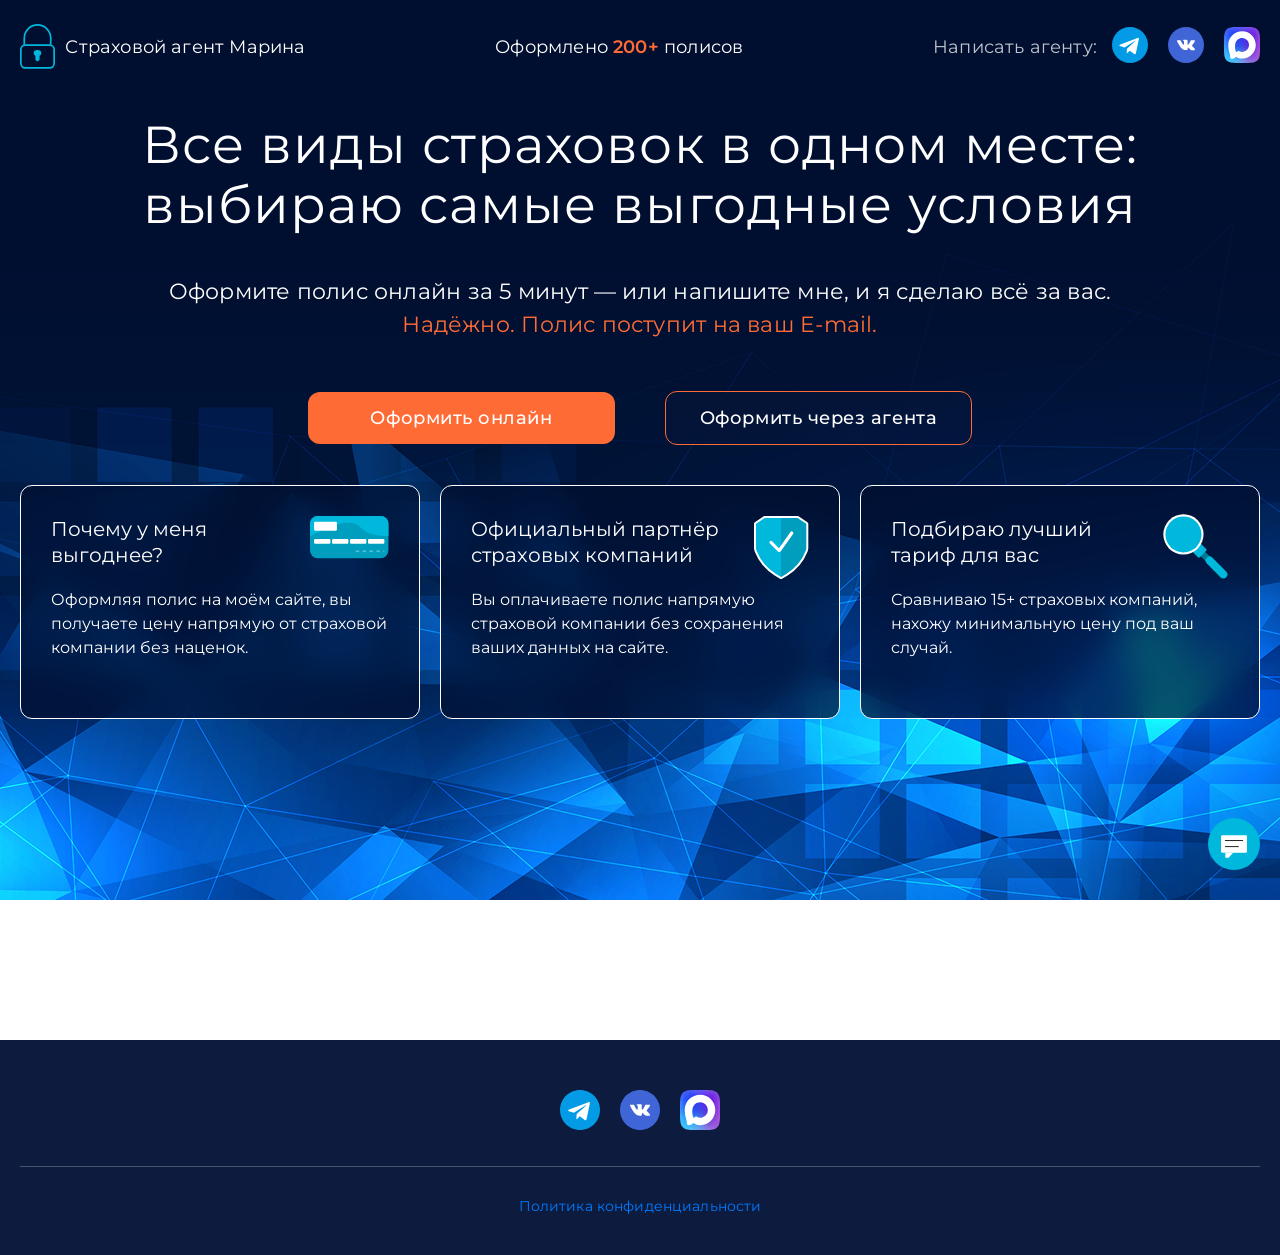
<file: index.html>
<!DOCTYPE html>
<html lang="ru">
<head>
  <meta charset="UTF-8">
  <meta name="viewport" content="width=device-width, initial-scale=1.0">
  <title>Страховой агент</title>
  <link rel="stylesheet" href="style.css">
  <link href="https://fonts.googleapis.com/css2?family=Montserrat:wght@400;500;600;700&display=swap" rel="stylesheet">
<!-- Фавиконы -->
<link rel="icon" type="image/x-icon" href="/favicon.ico">
<link rel="icon" type="image/svg+xml" href="/favicon_svg.svg">
<link rel="icon" type="image/png" sizes="192x192" href="/android-chrome-192x192.png">
<link rel="apple-touch-icon" sizes="180x180" href="/apple-touch-icon.png">

<!-- SEO -->
<meta name="description" content="Застрахуйте онлайн за 5 минут. Сравниваем 15+ страховых компаний, находим минимальную цену под ваш случай.">

<!-- Open Graph -->
<meta property="og:type" content="website">
<meta property="og:url" content="https://polisipoteka.ru/">
<meta property="og:title" content="Страхование до 50% дешевле">
<meta property="og:description" content="Застрахуйте онлайн за 5 минут. Сравниваем 15+ страховых компаний, находим минимальную цену под ваш случай.">
<meta property="og:image" content="https://polisipoteka.ru/og-image.png">
<meta property="og:image:width" content="1200">
<meta property="og:image:height" content="630">
<meta property="og:locale" content="ru_RU">
<meta property="og:site_name" content="polisipoteka.ru">

<!-- Telegram / Twitter -->
<meta name="twitter:card" content="summary_large_image">
<meta name="twitter:title" content="Страхование до 50% дешевле">
<meta name="twitter:description" content="Застрахуйте онлайн за 5 минут. Сравниваем 15+ страховых компаний, находим минимальную цену под ваш случай.">
<meta name="twitter:image" content="https://polisipoteka.ru/og-image.png">
</head>
<body>

  <!-- ГЛАВНЫЙ ЭКРАН -->
  <section class="hero">

    <header class="header">
      <div class="container">
        <div class="header__logo">
          <img src="Photo/logo.svg" alt="Логотип" class="header__logo-img">
          <span class="header__logo-text">Страховой агент Марина</span>
        </div>
        <div class="header__stats">
          Оформлено <span class="header__stats-accent">200+</span> полисов
        </div>
        <div class="header__socials">
          <span class="header__socials-label">Написать агенту:</span>
          <div class="header__socials-icons">
            <a href="https://t.me/MK110823" target="_blank"><img src="Photo/tg.svg" alt="Telegram"></a>
            <a href="https://vk.com/id191222553" target="_blank"><img src="Photo/vk.svg" alt="ВКонтакте"></a>
            <a href="https://max.ru/u/f9LHodD0cOJerK0iHZBy7Q2KNw82U9mB5UShgKXVx-h-RlGoqxGjsyQOY3A" target="_blank"><img src="Photo/max.svg" alt="Max"></a>
          </div>
        </div>
      </div>
    </header>

    <div class="hero__content">
      <div class="container">
        <h1 class="hero__title">
          Все виды страховок в одном месте:<br>
          выбираю самые выгодные условия
        </h1>
        <p class="hero__subtitle">
          Оформите полис онлайн за 5 минут — или напишите мне, и я сделаю всё за вас.<br class="br-main"> <span class="hero__accent">Надёжно. Полис поступит на ваш E-mail.</span><span class="hero__dot"></span>
        </p>
        <div class="hero__buttons">
          <button class="btn btn--primary">Оформить онлайн</button>
          <button class="btn btn--outline">Оформить через агента</button>
        </div>
        <div class="hero__cards">
          <div class="card">
            <div class="card__header">
              <h3 class="card__title">Почему у меня<br> выгоднее?</h3>
              <img src="Photo/icon1.svg" alt="Иконка" class="card__icon">
            </div>
            <p class="card__text">Оформляя полис на моём сайте, вы получаете цену напрямую от страховой компании без наценок.</p>
          </div>
          <div class="card">
            <div class="card__header">
              <h3 class="card__title">Официальный партнёр<br> страховых компаний</h3>
              <img src="Photo/icon2.svg" alt="Иконка" class="card__icon">
            </div>
            <p class="card__text">Вы оплачиваете полис напрямую страховой компании без сохранения ваших данных на сайте.</p>
          </div>
          <div class="card">
            <div class="card__header">
              <h3 class="card__title">Подбираю лучший<br> тариф для вас</h3>
              <img src="Photo/icon3.svg" alt="Иконка" class="card__icon" style="top: 20px;">
            </div>
            <p class="card__text">Сравниваю 15+ страховых компаний, нахожу минимальную цену под ваш случай.</p>
          </div>
        </div>
      </div>
    </div>

  </section>

  <!-- ВИДЖЕТ INSSMART -->
  <section class="widget-section" id="widget">
    <div class="container">
<script 
    type="text/javascript"    
    src="https://widgets.inssmart.ru/widgets/b2c-frame.loader.js"
    data-id="inssmart-b2c"
    data-origin="https://widgets.inssmart.ru"
    data-product="/"
    data-token="b5426b35-52ed-5e83-a790-fb77a798361a"
    data-secret="95185e50-8fc7-53d2-ae11-49ff1546d54e"
    >
</script>
    </div>
  </section>

  <!-- ФУТЕР -->
<footer class="footer">
  <div class="container">
    <div class="footer__socials">
      <a href="https://t.me/MK110823" target="_blank"><img src="Photo/tg.svg" alt="Telegram"></a>
      <a href="https://vk.com/id191222553" target="_blank"><img src="Photo/vk.svg" alt="ВКонтакте"></a>
      <a href="https://max.ru/u/f9LHodD0cOJerK0iHZBy7Q2KNw82U9mB5UShgKXVx-h-RlGoqxGjsyQOY3A" target="_blank"><img src="Photo/max.svg" alt="Max"></a>
    </div>
    <div class="footer__divider"></div>
    <a href="/privacypolicy" class="footer__policy" target="_blank">Политика конфиденциальности</a>
  </div>
</footer>


<!-- ПОПАП -->
<div class="popup-overlay" id="popupOverlay">
  <div class="popup">
    <button class="popup__close" id="popupClose">&#10005;</button>
    <p class="popup__title">Введите свой телефон и страховой агент с вами свяжется</p>
    <div class="popup__field">
      <input
        class="popup__input"
        id="phoneInput"
        type="tel"
        placeholder="+7 (___) ___-__-__"
        maxlength="18"
        autocomplete="off"
      />
      <span class="popup__error" id="phoneError">Проверьте правильность заполнения поля</span>
    </div>
        <label class="popup__checkbox-label">
      <input type="checkbox" class="popup__checkbox" id="popupConsent">
      <span class="popup__checkbox-box"></span>
      <span class="popup__checkbox-text">Я согласен на обработку персональных данных и принимаю условия <a href="/privacypolicy" target="_blank" class="popup__checkbox-link">Политики конфиденциальности</a></span>
    </label>
    <button class="popup__submit" id="popupSubmit">Отправить</button>
      <span class="popup__consent-error" id="consentError">Необходимо согласие с Политикой конфиденциальности</span>
  </div>

  </div>

  <!-- ПОПАП EXIT INTENT -->
<div class="popup-overlay" id="exitPopupOverlay">
  <div class="popup">
    <button class="popup__close" id="exitPopupClose">&#10005;</button>
    <p class="popup__title">Остался вопрос? Агент ответит за 15 минут</p>
    <div class="popup__field">
      <input class="popup__input" id="exitPhoneInput" type="tel" placeholder="+7 (___) ___-__-__" maxlength="18" autocomplete="off"/>
      <span class="popup__error" id="exitPhoneError">Проверьте правильность заполнения поля</span>
    </div>
    <label class="popup__checkbox-label">
      <input type="checkbox" class="popup__checkbox" id="exitPopupConsent">
      <span class="popup__checkbox-box"></span>
      <span class="popup__checkbox-text">Я согласен на обработку персональных данных и принимаю условия <a href="/privacypolicy" target="_blank" class="popup__checkbox-link">Политики конфиденциальности</a></span>
    </label>
    <button class="popup__submit" id="exitPopupSubmit">Отправить</button>
    <span class="popup__consent-error" id="exitConsentError">Необходимо согласие с Политикой конфиденциальности</span>
  </div>
</div>

<!-- ПЛАВАЮЩАЯ КНОПКА СВЯЗИ -->
<div class="contact-widget-wrapper">
  <div class="contact-widget" id="contactWidget">
    <div class="contact-panel" id="contactPanel">
      <p class="contact-panel__title">Напишите<br>нам</p>
      <a href="https://t.me/MK110823" target="_blank" class="contact-panel__link">
        <img src="Photo/tg.svg" alt="Telegram">
      </a>
      <a href="https://vk.com/id191222553" target="_blank" class="contact-panel__link">
        <img src="Photo/vk.svg" alt="ВКонтакте">
      </a>
      <a href="https://max.ru/u/f9LHodD0cOJerK0iHZBy7Q2KNw82U9mB5UShgKXVx-h-RlGoqxGjsyQOY3A" target="_blank" class="contact-panel__link">
        <img src="Photo/max.svg" alt="Max">
      </a>
      <p class="contact-panel__subtitle">Или<br>закажите<br>звонок</p>
      <button class="contact-panel__phone-btn" id="contactPhoneBtn">
        <img src="Photo/phone.svg" alt="Телефон">
      </button>
    </div>
    <button class="contact-widget__toggle" id="contactWidgetToggle">
      <img src="Photo/Right_icon.svg" alt="Связаться" id="contactWidgetIcon">
    </button>
  </div>
</div>

  <script src="script.js"></script>
</body>
</html>
</file>
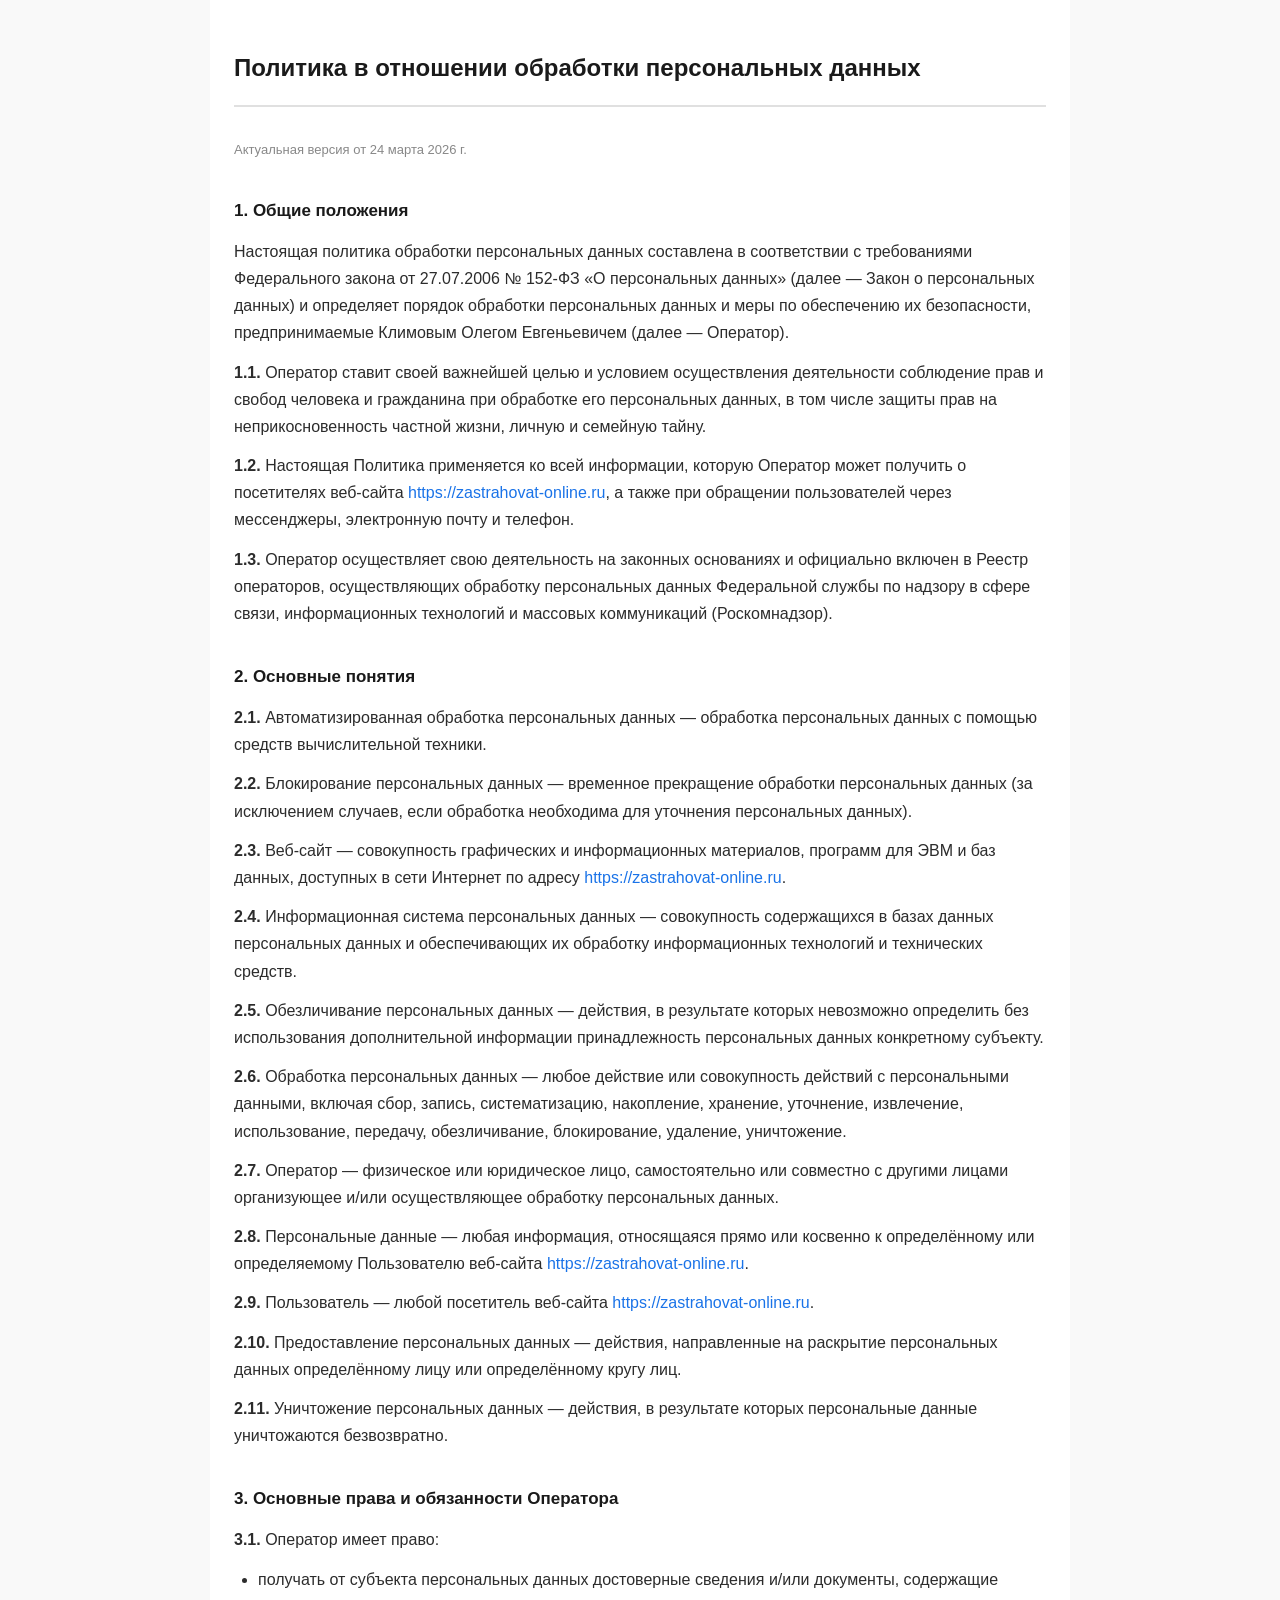
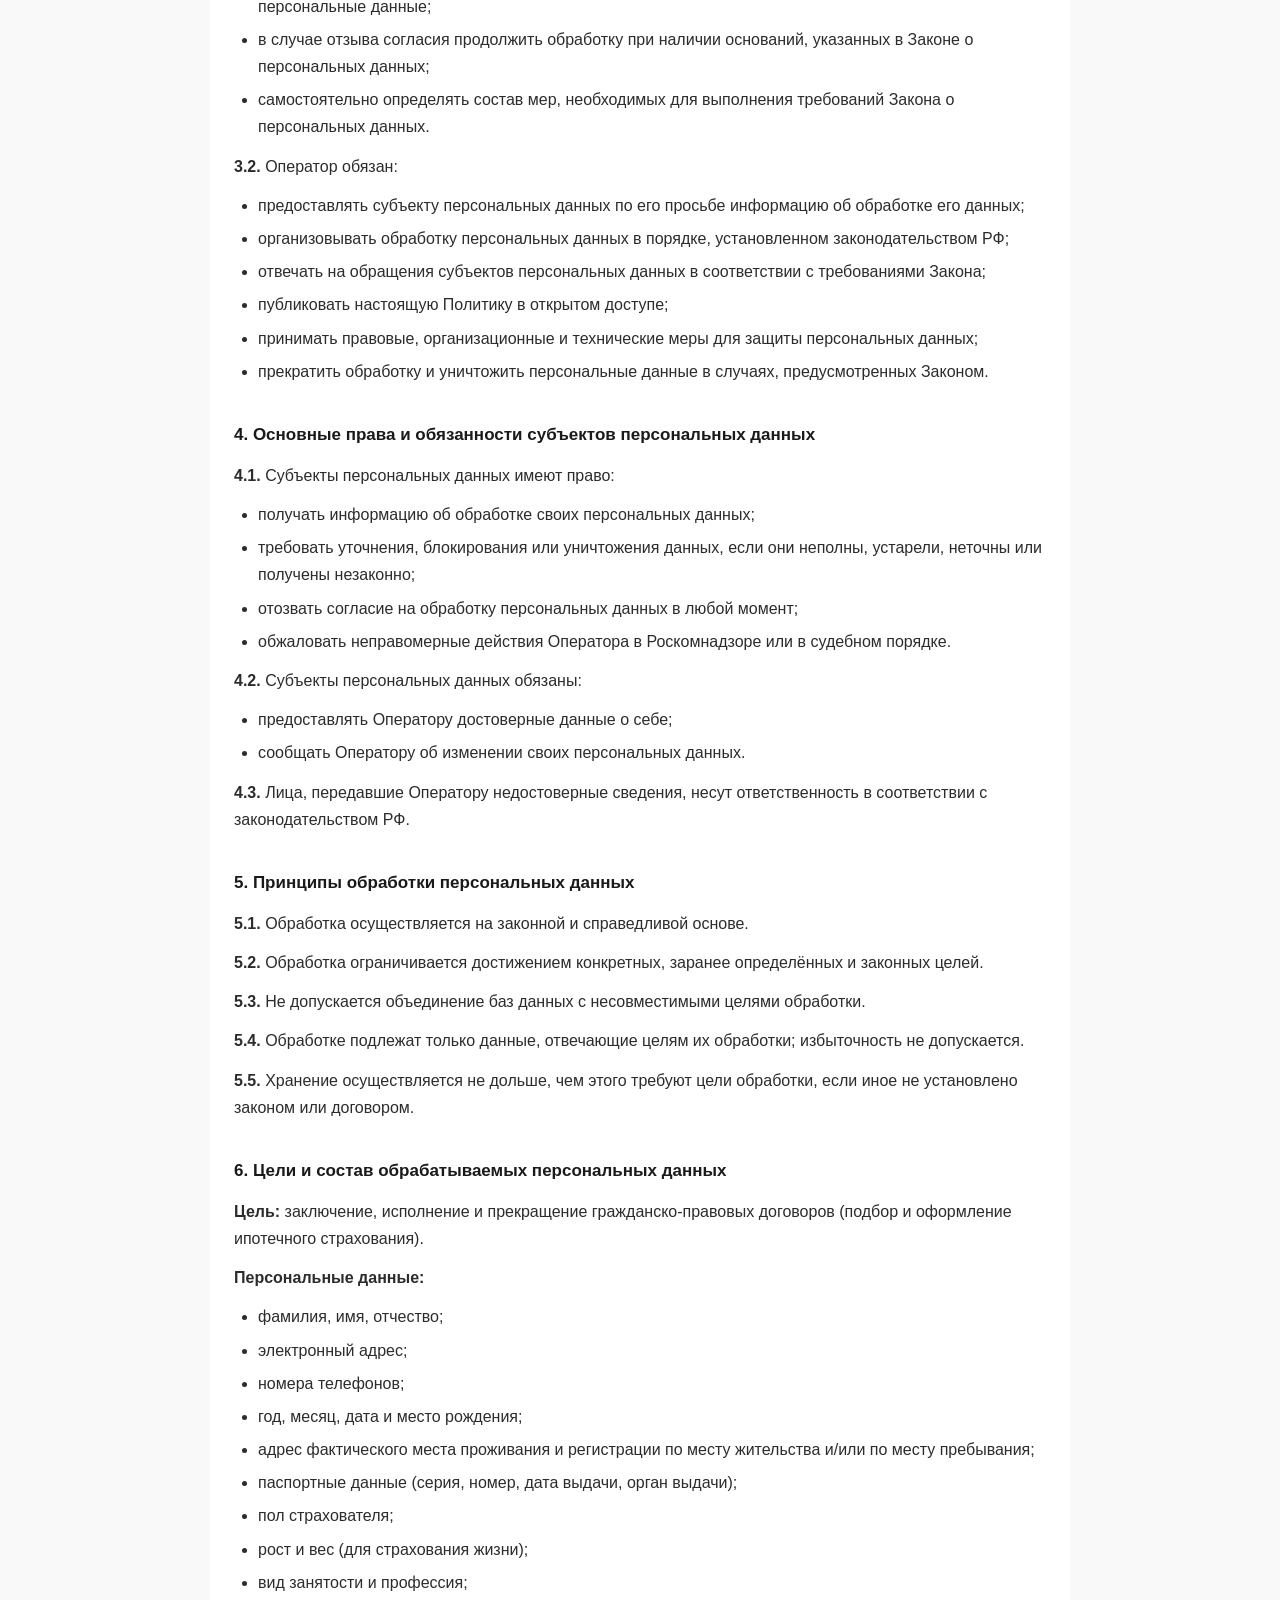
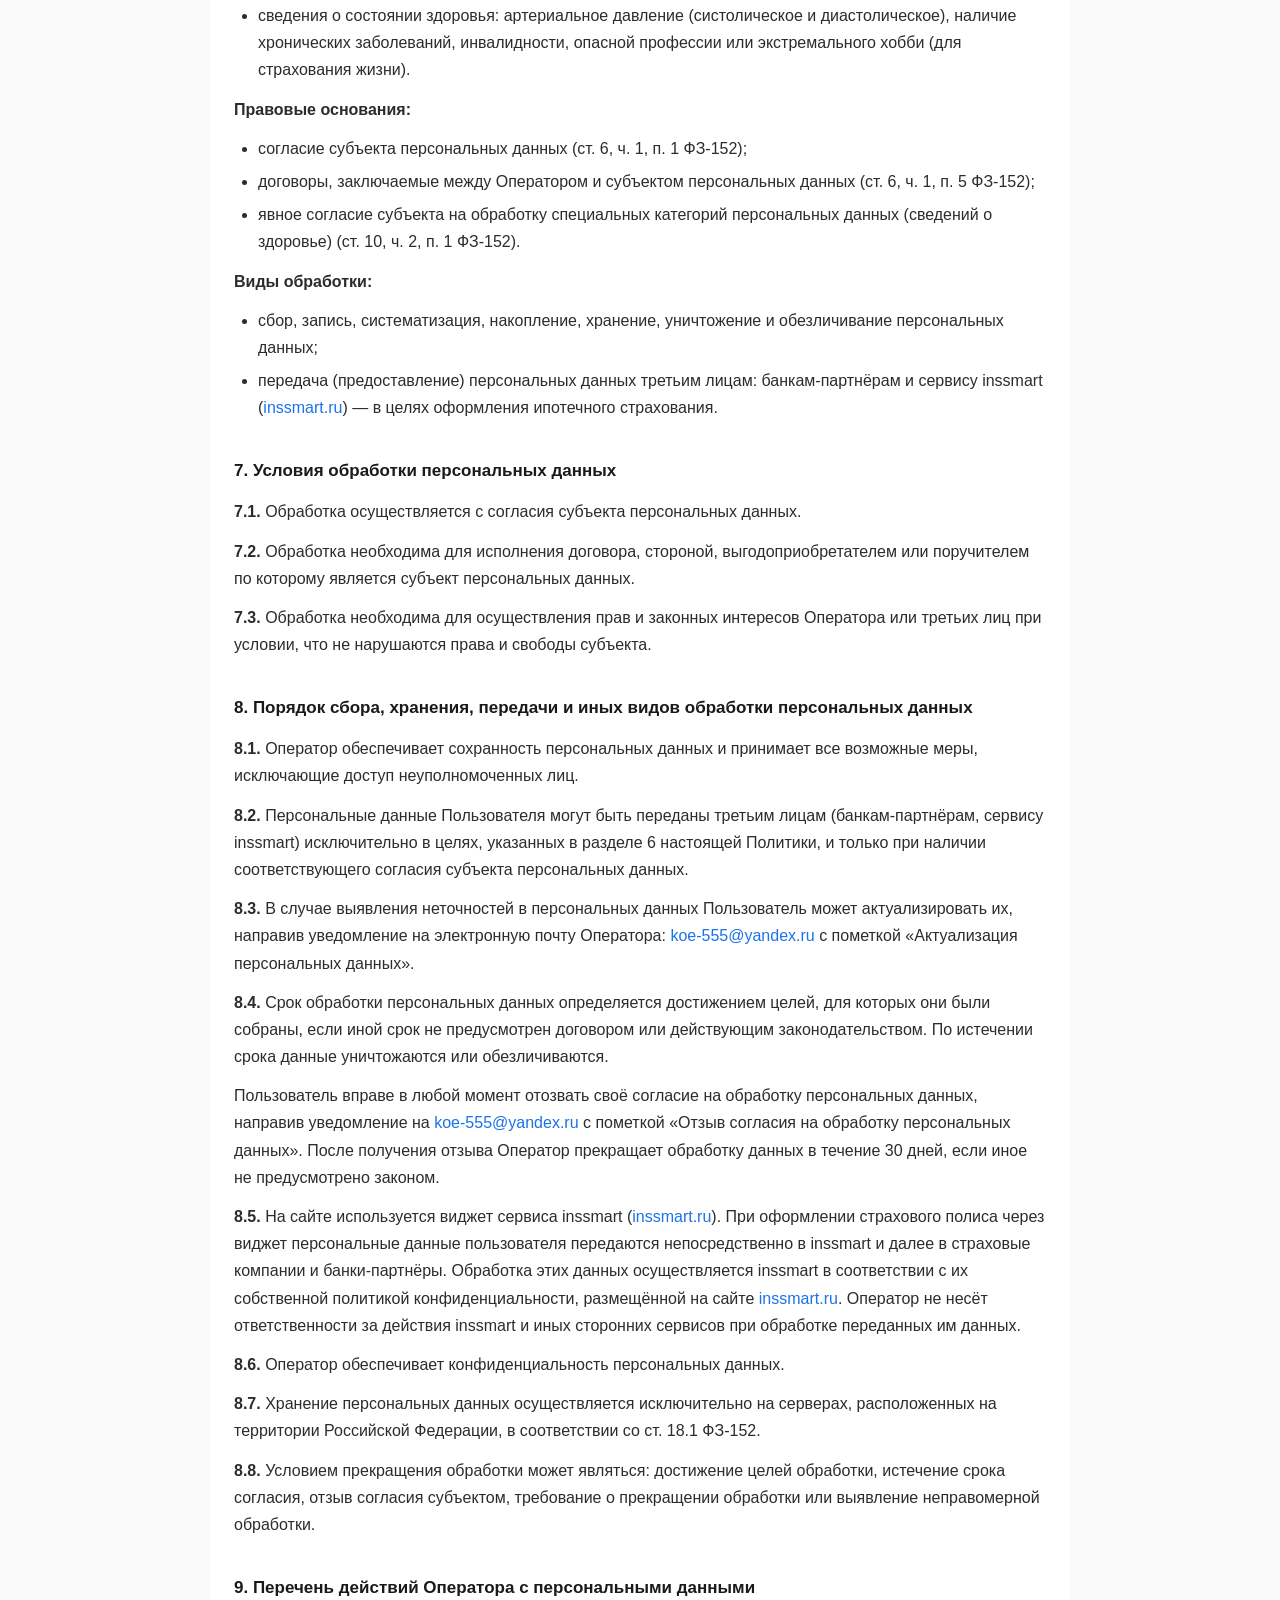
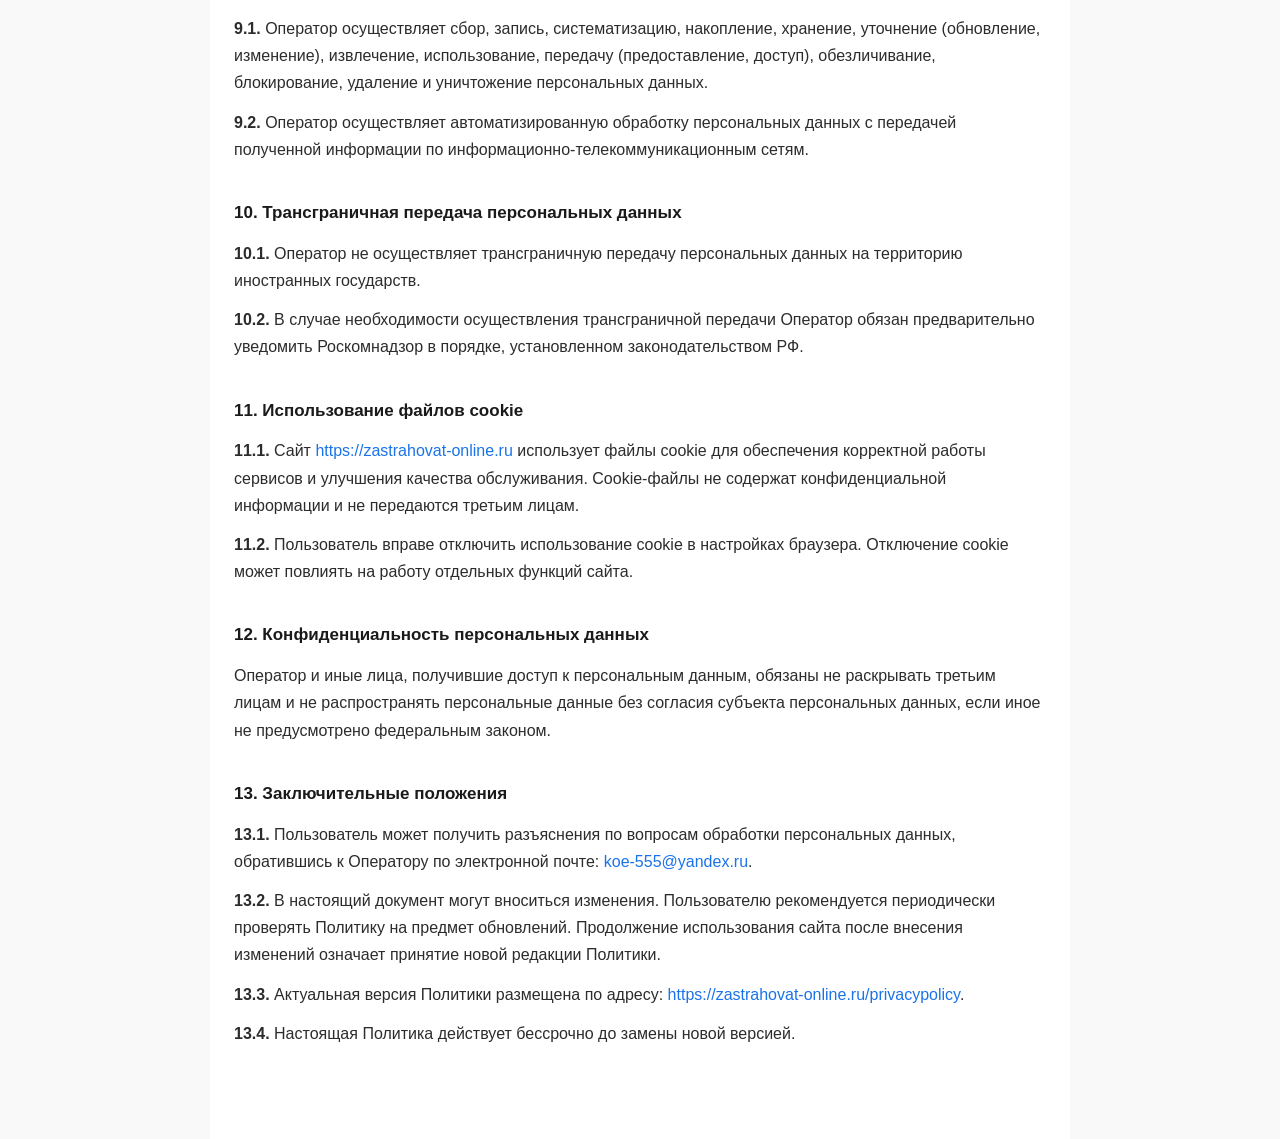
<file: privacypolicy.html>
<!DOCTYPE html>
<html lang="ru">
<head>
  <meta charset="UTF-8" />
  <meta name="viewport" content="width=device-width, initial-scale=1.0" />
  <title>Политика конфиденциальности — zastrahovat-online.ru</title>
  <style>
    * {
      box-sizing: border-box;
      margin: 0;
      padding: 0;
    }

    body {
      font-family: 'Segoe UI', Arial, sans-serif;
      font-size: 16px;
      line-height: 1.7;
      color: #2c2c2c;
      background: #f9f9f9;
    }

    .container {
      max-width: 860px;
      margin: 0 auto;
      padding: 48px 24px 80px;
      background: #fff;
    }

    h1 {
      font-size: 24px;
      font-weight: 700;
      margin-bottom: 32px;
      color: #1a1a1a;
      border-bottom: 2px solid #e0e0e0;
      padding-bottom: 16px;
    }

    h2 {
      font-size: 17px;
      font-weight: 700;
      margin-top: 36px;
      margin-bottom: 12px;
      color: #1a1a1a;
    }

    p {
      margin-bottom: 12px;
    }

    ul {
      margin: 8px 0 12px 24px;
    }

    ul li {
      margin-bottom: 6px;
    }

    a {
      color: #1a73e8;
      text-decoration: none;
    }

    a:hover {
      text-decoration: underline;
    }

    .updated {
      font-size: 13px;
      color: #888;
      margin-bottom: 32px;
    }
  </style>
</head>
<body>
  <div class="container">

    <h1>Политика в отношении обработки персональных данных</h1>
    <p class="updated">Актуальная версия от 24 марта 2026 г.</p>

    <h2>1. Общие положения</h2>
    <p>Настоящая политика обработки персональных данных составлена в соответствии с требованиями Федерального закона от 27.07.2006 № 152-ФЗ «О персональных данных» (далее — Закон о персональных данных) и определяет порядок обработки персональных данных и меры по обеспечению их безопасности, предпринимаемые Климовым Олегом Евгеньевичем (далее — Оператор).</p>
    <p><strong>1.1.</strong> Оператор ставит своей важнейшей целью и условием осуществления деятельности соблюдение прав и свобод человека и гражданина при обработке его персональных данных, в том числе защиты прав на неприкосновенность частной жизни, личную и семейную тайну.</p>
    <p><strong>1.2.</strong> Настоящая Политика применяется ко всей информации, которую Оператор может получить о посетителях веб-сайта <a href="https://zastrahovat-online.ru" target="_blank">https://zastrahovat-online.ru</a>, а также при обращении пользователей через мессенджеры, электронную почту и телефон.</p>
    <p><strong>1.3.</strong> Оператор осуществляет свою деятельность на законных основаниях и официально включен в Реестр операторов, осуществляющих обработку персональных данных Федеральной службы по надзору в сфере связи, информационных технологий и массовых коммуникаций (Роскомнадзор).</p>


    <h2>2. Основные понятия</h2>
    <p><strong>2.1.</strong> Автоматизированная обработка персональных данных — обработка персональных данных с помощью средств вычислительной техники.</p>
    <p><strong>2.2.</strong> Блокирование персональных данных — временное прекращение обработки персональных данных (за исключением случаев, если обработка необходима для уточнения персональных данных).</p>
    <p><strong>2.3.</strong> Веб-сайт — совокупность графических и информационных материалов, программ для ЭВМ и баз данных, доступных в сети Интернет по адресу <a href="https://zastrahovat-online.ru" target="_blank">https://zastrahovat-online.ru</a>.</p>
    <p><strong>2.4.</strong> Информационная система персональных данных — совокупность содержащихся в базах данных персональных данных и обеспечивающих их обработку информационных технологий и технических средств.</p>
    <p><strong>2.5.</strong> Обезличивание персональных данных — действия, в результате которых невозможно определить без использования дополнительной информации принадлежность персональных данных конкретному субъекту.</p>
    <p><strong>2.6.</strong> Обработка персональных данных — любое действие или совокупность действий с персональными данными, включая сбор, запись, систематизацию, накопление, хранение, уточнение, извлечение, использование, передачу, обезличивание, блокирование, удаление, уничтожение.</p>
    <p><strong>2.7.</strong> Оператор — физическое или юридическое лицо, самостоятельно или совместно с другими лицами организующее и/или осуществляющее обработку персональных данных.</p>
    <p><strong>2.8.</strong> Персональные данные — любая информация, относящаяся прямо или косвенно к определённому или определяемому Пользователю веб-сайта <a href="https://zastrahovat-online.ru" target="_blank">https://zastrahovat-online.ru</a>.</p>
    <p><strong>2.9.</strong> Пользователь — любой посетитель веб-сайта <a href="https://zastrahovat-online.ru" target="_blank">https://zastrahovat-online.ru</a>.</p>
    <p><strong>2.10.</strong> Предоставление персональных данных — действия, направленные на раскрытие персональных данных определённому лицу или определённому кругу лиц.</p>
    <p><strong>2.11.</strong> Уничтожение персональных данных — действия, в результате которых персональные данные уничтожаются безвозвратно.</p>

    <h2>3. Основные права и обязанности Оператора</h2>
    <p><strong>3.1.</strong> Оператор имеет право:</p>
    <ul>
      <li>получать от субъекта персональных данных достоверные сведения и/или документы, содержащие персональные данные;</li>
      <li>в случае отзыва согласия продолжить обработку при наличии оснований, указанных в Законе о персональных данных;</li>
      <li>самостоятельно определять состав мер, необходимых для выполнения требований Закона о персональных данных.</li>
    </ul>
    <p><strong>3.2.</strong> Оператор обязан:</p>
    <ul>
      <li>предоставлять субъекту персональных данных по его просьбе информацию об обработке его данных;</li>
      <li>организовывать обработку персональных данных в порядке, установленном законодательством РФ;</li>
      <li>отвечать на обращения субъектов персональных данных в соответствии с требованиями Закона;</li>
      <li>публиковать настоящую Политику в открытом доступе;</li>
      <li>принимать правовые, организационные и технические меры для защиты персональных данных;</li>
      <li>прекратить обработку и уничтожить персональные данные в случаях, предусмотренных Законом.</li>
    </ul>

    <h2>4. Основные права и обязанности субъектов персональных данных</h2>
    <p><strong>4.1.</strong> Субъекты персональных данных имеют право:</p>
    <ul>
      <li>получать информацию об обработке своих персональных данных;</li>
      <li>требовать уточнения, блокирования или уничтожения данных, если они неполны, устарели, неточны или получены незаконно;</li>
      <li>отозвать согласие на обработку персональных данных в любой момент;</li>
      <li>обжаловать неправомерные действия Оператора в Роскомнадзоре или в судебном порядке.</li>
    </ul>
    <p><strong>4.2.</strong> Субъекты персональных данных обязаны:</p>
    <ul>
      <li>предоставлять Оператору достоверные данные о себе;</li>
      <li>сообщать Оператору об изменении своих персональных данных.</li>
    </ul>
    <p><strong>4.3.</strong> Лица, передавшие Оператору недостоверные сведения, несут ответственность в соответствии с законодательством РФ.</p>

    <h2>5. Принципы обработки персональных данных</h2>
    <p><strong>5.1.</strong> Обработка осуществляется на законной и справедливой основе.</p>
    <p><strong>5.2.</strong> Обработка ограничивается достижением конкретных, заранее определённых и законных целей.</p>
    <p><strong>5.3.</strong> Не допускается объединение баз данных с несовместимыми целями обработки.</p>
    <p><strong>5.4.</strong> Обработке подлежат только данные, отвечающие целям их обработки; избыточность не допускается.</p>
    <p><strong>5.5.</strong> Хранение осуществляется не дольше, чем этого требуют цели обработки, если иное не установлено законом или договором.</p>

    <h2>6. Цели и состав обрабатываемых персональных данных</h2>
    <p><strong>Цель:</strong> заключение, исполнение и прекращение гражданско-правовых договоров (подбор и оформление ипотечного страхования).</p>
    <p><strong>Персональные данные:</strong></p>
    <ul>
      <li>фамилия, имя, отчество;</li>
      <li>электронный адрес;</li>
      <li>номера телефонов;</li>
      <li>год, месяц, дата и место рождения;</li>
      <li>адрес фактического места проживания и регистрации по месту жительства и/или по месту пребывания;</li>
      <li>паспортные данные (серия, номер, дата выдачи, орган выдачи);</li>
      <li>пол страхователя;</li>
      <li>рост и вес (для страхования жизни);</li>
      <li>вид занятости и профессия;</li>
      <li>сведения о состоянии здоровья: артериальное давление (систолическое и диастолическое), наличие хронических заболеваний, инвалидности, опасной профессии или экстремального хобби (для страхования жизни).</li>
    </ul>
    <p><strong>Правовые основания:</strong></p>
    <ul>
      <li>согласие субъекта персональных данных (ст. 6, ч. 1, п. 1 ФЗ-152);</li>
      <li>договоры, заключаемые между Оператором и субъектом персональных данных (ст. 6, ч. 1, п. 5 ФЗ-152);</li>
      <li>явное согласие субъекта на обработку специальных категорий персональных данных (сведений о здоровье) (ст. 10, ч. 2, п. 1 ФЗ-152).</li>
    </ul>
    <p><strong>Виды обработки:</strong></p>
    <ul>
      <li>сбор, запись, систематизация, накопление, хранение, уничтожение и обезличивание персональных данных;</li>
      <li>передача (предоставление) персональных данных третьим лицам: банкам-партнёрам и сервису inssmart (<a href="https://inssmart.ru" target="_blank">inssmart.ru</a>) — в целях оформления ипотечного страхования.</li>
    </ul>

    <h2>7. Условия обработки персональных данных</h2>
    <p><strong>7.1.</strong> Обработка осуществляется с согласия субъекта персональных данных.</p>
    <p><strong>7.2.</strong> Обработка необходима для исполнения договора, стороной, выгодоприобретателем или поручителем по которому является субъект персональных данных.</p>
    <p><strong>7.3.</strong> Обработка необходима для осуществления прав и законных интересов Оператора или третьих лиц при условии, что не нарушаются права и свободы субъекта.</p>

    <h2>8. Порядок сбора, хранения, передачи и иных видов обработки персональных данных</h2>
    <p><strong>8.1.</strong> Оператор обеспечивает сохранность персональных данных и принимает все возможные меры, исключающие доступ неуполномоченных лиц.</p>
    <p><strong>8.2.</strong> Персональные данные Пользователя могут быть переданы третьим лицам (банкам-партнёрам, сервису inssmart) исключительно в целях, указанных в разделе 6 настоящей Политики, и только при наличии соответствующего согласия субъекта персональных данных.</p>
    <p><strong>8.3.</strong> В случае выявления неточностей в персональных данных Пользователь может актуализировать их, направив уведомление на электронную почту Оператора: <a href="mailto:koe-555@yandex.ru">koe-555@yandex.ru</a> с пометкой «Актуализация персональных данных».</p>
    <p><strong>8.4.</strong> Срок обработки персональных данных определяется достижением целей, для которых они были собраны, если иной срок не предусмотрен договором или действующим законодательством. По истечении срока данные уничтожаются или обезличиваются.</p>
    <p>Пользователь вправе в любой момент отозвать своё согласие на обработку персональных данных, направив уведомление на <a href="mailto:koe-555@yandex.ru">koe-555@yandex.ru</a> с пометкой «Отзыв согласия на обработку персональных данных». После получения отзыва Оператор прекращает обработку данных в течение 30 дней, если иное не предусмотрено законом.</p>
    <p><strong>8.5.</strong> На сайте используется виджет сервиса inssmart (<a href="https://inssmart.ru" target="_blank">inssmart.ru</a>). При оформлении страхового полиса через виджет персональные данные пользователя передаются непосредственно в inssmart и далее в страховые компании и банки-партнёры. Обработка этих данных осуществляется inssmart в соответствии с их собственной политикой конфиденциальности, размещённой на сайте <a href="https://inssmart.ru" target="_blank">inssmart.ru</a>. Оператор не несёт ответственности за действия inssmart и иных сторонних сервисов при обработке переданных им данных.</p>
    <p><strong>8.6.</strong> Оператор обеспечивает конфиденциальность персональных данных.</p>
    <p><strong>8.7.</strong> Хранение персональных данных осуществляется исключительно на серверах, расположенных на территории Российской Федерации, в соответствии со ст. 18.1 ФЗ-152.</p>
    <p><strong>8.8.</strong> Условием прекращения обработки может являться: достижение целей обработки, истечение срока согласия, отзыв согласия субъектом, требование о прекращении обработки или выявление неправомерной обработки.</p>

    <h2>9. Перечень действий Оператора с персональными данными</h2>
    <p><strong>9.1.</strong> Оператор осуществляет сбор, запись, систематизацию, накопление, хранение, уточнение (обновление, изменение), извлечение, использование, передачу (предоставление, доступ), обезличивание, блокирование, удаление и уничтожение персональных данных.</p>
    <p><strong>9.2.</strong> Оператор осуществляет автоматизированную обработку персональных данных с передачей полученной информации по информационно-телекоммуникационным сетям.</p>

    <h2>10. Трансграничная передача персональных данных</h2>
    <p><strong>10.1.</strong> Оператор не осуществляет трансграничную передачу персональных данных на территорию иностранных государств.</p>
    <p><strong>10.2.</strong> В случае необходимости осуществления трансграничной передачи Оператор обязан предварительно уведомить Роскомнадзор в порядке, установленном законодательством РФ.</p>

    <h2>11. Использование файлов cookie</h2>
    <p><strong>11.1.</strong> Сайт <a href="https://zastrahovat-online.ru" target="_blank">https://zastrahovat-online.ru</a> использует файлы cookie для обеспечения корректной работы сервисов и улучшения качества обслуживания. Cookie-файлы не содержат конфиденциальной информации и не передаются третьим лицам.</p>
    <p><strong>11.2.</strong> Пользователь вправе отключить использование cookie в настройках браузера. Отключение cookie может повлиять на работу отдельных функций сайта.</p>

    <h2>12. Конфиденциальность персональных данных</h2>
    <p>Оператор и иные лица, получившие доступ к персональным данным, обязаны не раскрывать третьим лицам и не распространять персональные данные без согласия субъекта персональных данных, если иное не предусмотрено федеральным законом.</p>

    <h2>13. Заключительные положения</h2>
    <p><strong>13.1.</strong> Пользователь может получить разъяснения по вопросам обработки персональных данных, обратившись к Оператору по электронной почте: <a href="mailto:koe-555@yandex.ru">koe-555@yandex.ru</a>.</p>
    <p><strong>13.2.</strong> В настоящий документ могут вноситься изменения. Пользователю рекомендуется периодически проверять Политику на предмет обновлений. Продолжение использования сайта после внесения изменений означает принятие новой редакции Политики.</p>
    <p><strong>13.3.</strong> Актуальная версия Политики размещена по адресу: <a href="https://zastrahovat-online.ru/privacypolicy">https://zastrahovat-online.ru/privacypolicy</a>.</p>
    <p><strong>13.4.</strong> Настоящая Политика действует бессрочно до замены новой версией.</p>

  </div>
</body>
</html>
</file>
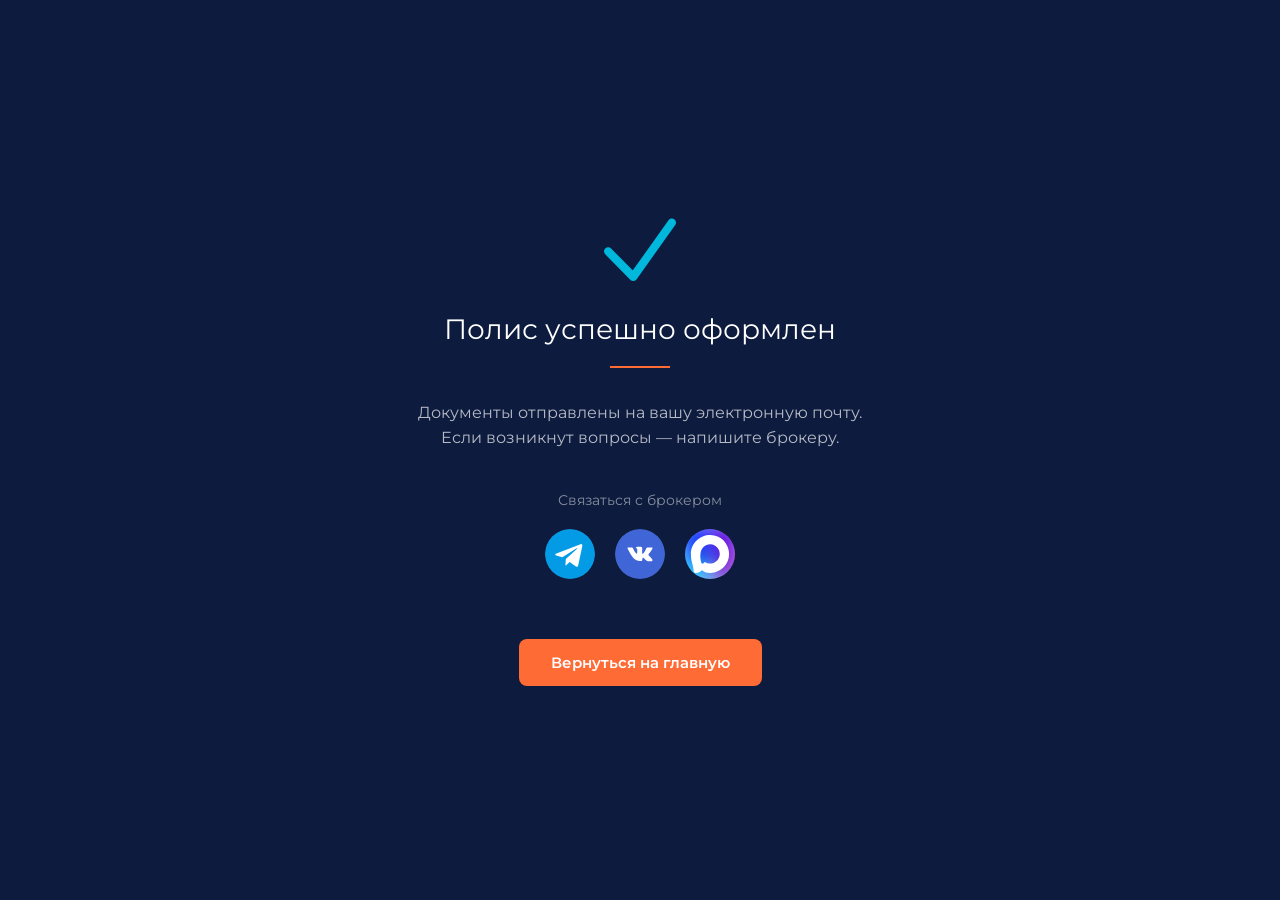
<file: success.html>
<!DOCTYPE html>
<html lang="ru">
<head>
  <meta charset="UTF-8">
  <meta name="viewport" content="width=device-width, initial-scale=1.0">
  <title>Полис оформлен — Ипотечный Брокер</title>

<!-- Yandex.Metrika counter -->
<script type="text/javascript">
    (function(m,e,t,r,i,k,a){
        m[i]=m[i]||function(){(m[i].a=m[i].a||[]).push(arguments)};
        m[i].l=1*new Date();
        for (var j = 0; j < document.scripts.length; j++) {if (document.scripts[j].src === r) { return; }}
        k=e.createElement(t),a=e.getElementsByTagName(t)[0],k.async=1,k.src=r,a.parentNode.insertBefore(k,a)
    })(window, document,'script','https://mc.yandex.ru/metrika/tag.js?id=107139628', 'ym');

    ym(107139628, 'init', {ssr:true, webvisor:true, clickmap:true, referrer: document.referrer, url: location.href, accurateTrackBounce:true, trackLinks:true});
</script>
<noscript><div><img src="https://mc.yandex.ru/watch/107139628" style="position:absolute; left:-9999px;" alt="" /></div></noscript>
<!-- /Yandex.Metrika counter -->

  <link href="https://fonts.googleapis.com/css2?family=Montserrat:wght@400;600&display=swap" rel="stylesheet">
  <style>
    * { margin: 0; padding: 0; box-sizing: border-box; }

    body {
      font-family: 'Montserrat', sans-serif;
      background-color: #0d1b3e;
      color: #ffffff;
      min-height: 100vh;
      display: flex;
      align-items: center;
      justify-content: center;
    }

    .container {
      text-align: center;
      padding: 40px 20px;
      max-width: 600px;
    }

    .icon {
      width: 72px;
      height: 72px;
      margin: 0 auto 24px;
    }

    .icon img {
      width: 100%;
      height: 100%;
    }

    h1 {
      font-size: 28px;
      font-weight: 400;
      margin-bottom: 16px;
      line-height: 1.4;
    }

    p {
      font-size: 16px;
      color: rgba(255,255,255,0.7);
      margin-bottom: 40px;
      line-height: 1.6;
    }

    .divider {
      width: 60px;
      height: 2px;
      background: #FF6B35;
      margin: 0 auto 32px;
    }

    .social-label {
      font-size: 14px;
      color: rgba(255,255,255,0.5);
      margin-bottom: 20px;
    }

    .social-links {
      display: flex;
      justify-content: center;
      gap: 20px;
      margin-bottom: 40px;
    }

    .social-links a {
      display: flex;
      align-items: center;
      justify-content: center;
      width: 50px;
      height: 50px;
      border-radius: 50%;
      background: rgba(255,255,255,0.1);
      transition: transform 0.2s, filter 0.2s;
      text-decoration: none;
    }

    .social-links a:hover {
      transform: scale(1.2);
      filter: brightness(0.7);
    }

    .social-links img {
      width: 50px;
      height: 50px;
      border-radius: 50%;
    }

    .btn-home {
      display: inline-block;
      margin-top: 20px;
      padding: 14px 32px;
      background: #FF6B35;
      color: #ffffff;
      border-radius: 8px;
      text-decoration: none;
      font-size: 15px;
      font-weight: 600;
      font-family: 'Montserrat', sans-serif;
      transition: opacity 0.2s;
    }

    .btn-home:hover {
      opacity: 0.85;
    }
  </style>
</head>
<body>
  <div class="container">

    <div class="icon">
      <img src="Photo/tick.svg" alt="Успешно">
    </div>

    <h1>Полис успешно оформлен</h1>

    <div class="divider"></div>

    <p>Документы отправлены на вашу электронную почту.<br>
    Если возникнут вопросы — напишите брокеру.</p>

    <div class="social-label">Связаться с брокером</div>

    <div class="social-links">
      <a href="https://t.me/MK110823" target="_blank" title="Telegram">
        <img src="Photo/tg.svg" alt="Telegram">
      </a>
      <a href="https://vk.com/id191222553" target="_blank" title="ВКонтакте">
        <img src="Photo/vk.svg" alt="ВКонтакте">
      </a>
      <a href="https://max.ru/u/f9LHodD0cOJerK0iHZBy7Q2KNw82U9mB5UShgKXVx-h-RlGoqxGjsyQOY3A" target="_blank" title="Max">
        <img src="Photo/max.svg" alt="Max">
      </a>
    </div>

    <a href="/" class="btn-home">Вернуться на главную</a>

  </div>
</body>
</html>
</file>
<file: style.css>
* {
  margin: 0;
  padding: 0;
  box-sizing: border-box;
}

body {
  font-family: 'Montserrat', sans-serif;
  background-color: #FFFFFF;
}

.hero {
  width: 100%;
  min-height: 100vh;
  background-image: url('Photo/photo.png');
  background-size: cover;
  background-position: center;
  background-repeat: no-repeat;
  display: flex;
  flex-direction: column;
}

.container {
  width: 100%;
  max-width: 1377px;
  margin: 0 auto;
  padding: 0 20px;
}

/* ─── ШАПКА ─── */
.header {
  width: 100%;
  padding: 24px 0;
}

.header .container {
  display: flex;
  align-items: center;
  justify-content: space-between;
}

.header__logo {
  display: flex;
  align-items: center;
  gap: 10px;
}

.header__logo-img {
  height: 45px;
  width: auto;
}

.header__logo-text {
  font-size: 18px;
  font-weight: 400;
  letter-spacing: 0.01em;
  color: #ffffff;
}

.header__socials {
  display: flex;
  align-items: center;
  gap: 15px;
}

.header__socials-label {
  font-size: 18px;
  font-weight: 400;
  letter-spacing: 0.01em;
  color: rgba(255, 255, 255, 0.75);
  white-space: nowrap;
}

.header__socials-icons {
  display: flex;
  align-items: center;
  gap: 20px;
}

.header__socials-icons a img {
  height: 36px;
  width: 36px;
  transition: opacity 0.2s ease, transform 0.2s ease;
}

.header__socials-icons a:hover img {
  opacity: 0.85;
  transform: scale(1.2);
}

/* ─── КОНТЕНТ HERO ─── */
.hero__content {
  flex: 1;
  display: flex;
  align-items: flex-start;
  padding-top: 22px;
  padding-bottom: 40px;
}

.hero__content .container {
  display: flex;
  flex-direction: column;
  align-items: center;
}

.hero__title {
  font-size: 66px;
  font-weight: 400;
  letter-spacing: 0.02em;
  color: #ffffff;
  text-align: center;
  line-height: 1.15;
  width: 100%;
  white-space: nowrap;
}

.hero__subtitle {
  font-size: 28px;
  font-weight: 400;
  letter-spacing: 0.01em;
  color: #ffffff;
  text-align: center;
  line-height: 1.5;
  width: 100%;
  margin-top: 40px;
  white-space: nowrap;
}

.hero__accent { color: #FF6B35; }
.hero__dot { color: #ffffff; }

/* ─── КНОПКИ ─── */
.hero__buttons {
  display: flex;
  align-items: center;
  gap: 50px;
  margin-top: 50px;
}

.btn {
  width: 307px;
  padding: 15px 25px;
  font-family: 'Montserrat', sans-serif;
  font-size: 18px;
  font-weight: 500;
  letter-spacing: 0.03em;
  border-radius: 12px;
  cursor: pointer;
  text-align: center;
  white-space: nowrap;
  transition: background-color 0.2s ease, backdrop-filter 0.2s ease;
}

.btn--primary {
  background-color: #FF6B35;
  color: #ffffff;
  border: none;
}

.btn--primary:hover { background-color: #D25A2F; }

.btn--outline {
  background-color: rgba(255, 255, 255, 0.01);
  color: #ffffff;
  border: 1px solid #FF6B35;
  backdrop-filter: blur(10px);
  -webkit-backdrop-filter: blur(10px);
}

.btn--outline:hover {
  background-color: rgba(0, 0, 0, 0.10);
  backdrop-filter: blur(20px);
  -webkit-backdrop-filter: blur(20px);
}

/* ─── КАРТОЧКИ ─── */
.hero__cards {
  display: flex;
  gap: 20px;
  margin-top: 40px;
  justify-content: center;
  width: 100%;
  padding: 0;
  box-sizing: border-box;
}

.card {
  width: calc((100% - 40px) / 3);
  max-width: 442px;
  min-width: 300px;
  height: 234px;
  flex-shrink: 0;
  border: 1px solid #ffffff;
  border-radius: 12px;
  background-color: rgba(0, 15, 48, 0.70);
  backdrop-filter: blur(15px);
  -webkit-backdrop-filter: blur(15px);
  padding: 30px;
  display: flex;
  flex-direction: column;
  position: relative;
}

.card__header { display: block; }

.card__title {
  font-size: 22px;
  font-weight: 400;
  color: #ffffff;
  line-height: 1.3;
  padding-right: 60px;
}

.card__icon {
  position: absolute;
  top: 30px;
  right: 30px;
}

.card__text {
  font-size: 18px;
  font-weight: 400;
  color: #ffffff;
  margin-top: 20px;
  line-height: 1.5;
}

/* ─── ВИДЖЕТ ─── */
.widget-section {
  margin-top: 140px;
}

/* ─── АДАПТИВ ─── */
.br-tablet { display: none; }

@media (max-width: 1400px) {
  .hero__title { white-space: normal; font-size: 52px; }
  .hero__subtitle { white-space: normal; font-size: 22px; }
}

@media (max-width: 1350px) {
  .card__title { font-size: 20px; }
  .card__text { font-size: 16px; }
}

@media (max-width: 1100px) {
  .hero__title { font-size: 42px; }
  .hero__subtitle { font-size: 18px; }
}

@media (max-width: 1024px) {
  html, body { overflow-x: hidden; }
  .container { padding: 0 50px; }
  .header__logo-text { font-size: 16px; }
  .header__socials-label { font-size: 16px; }
  .header__socials-icons a img { height: 43px; width: 43px; }
  .hero__title { font-size: 32.5px; white-space: nowrap; }
  .hero__subtitle { font-size: 20px; white-space: normal; margin-top: 24px; }
  .br-main { display: none; }
  .hero__buttons { gap: 30px; margin-top: 32px; }
  .btn { width: 319px; font-size: 16px; padding: 12px 16px; }
  .hero__cards { flex-direction: column; align-items: center; margin-top: 32px; gap: 20px; padding: 0; }
  .card { width: 100%; max-width: 100%; height: auto; min-width: unset; padding: 24px; }
  .card__header { display: flex; align-items: center; justify-content: space-between; }
  .card__title { font-size: 20px; white-space: nowrap; padding-right: 12px; }
  .card__title br { display: none; }
  .card__icon { position: static; width: 60px; height: 60px; object-fit: contain; flex-shrink: 0; transform: none; margin-right: 10px; }
}

@media (max-width: 480px) {
  .container { padding: 0 20px; }
  .header .container { display: flex; align-items: center; justify-content: space-between; }
  .header__logo { flex-direction: row; align-items: center; justify-content: flex-start; gap: 0; padding: 0; margin: 0; align-self: flex-start; }
  .header__logo-img { height: 46px; margin-top: 0px; }
  .header__logo-text { display: none; }
  .header__socials { flex-direction: column; align-items: center; gap: 6px; padding: 0; margin: 0; }
  .header__socials-icons { order: -1; }
  .header__socials-label { order: 1; display: block; font-size: 14px; font-weight: 400; font-family: 'Montserrat', sans-serif; letter-spacing: 0.01em; color: #ffffff; }
  .header__socials-icons a img { height: 45px; width: 45px; }
  .hero__title { font-size: 22px; white-space: normal; }
  .hero__subtitle { font-size: 18px; white-space: normal; margin-top: 20px; }
  .br-main { display: none; }
  .hero__buttons { flex-direction: column; align-items: center; gap: 20px; margin-top: 28px; width: 100%; max-width: 335px; }
  .btn { width: 100%; font-size: 16px; padding: 14px 16px; box-sizing: border-box; }
  .hero__cards { flex-direction: column; align-items: center; margin-top: 28px; gap: 16px; padding: 0; }
  .card { width: 335px; max-width: 100%; height: auto; min-width: unset; padding: 20px; }
  .card__header { display: flex; align-items: center; justify-content: space-between; }
  .card__title { font-size: 18px; white-space: normal; padding-right: 12px; }
  .card__title br { display: none; }
  .card__icon { position: static; width: 55px; height: 55px; object-fit: contain; flex-shrink: 0; transform: none; margin-right: 0; }
  .card__text { font-size: 16px; margin-top: 16px; }
}

/* ─── ФУТЕР ─── */
.footer {
  background-color: #0D1B3E;
  padding: 50px 0 40px;
  margin-top: 140px;
}

.footer .container {
  display: flex;
  flex-direction: column;
  align-items: center;
}

.footer__socials {
  display: flex;
  justify-content: center;
  align-items: center;
  gap: 20px;
  width: 100%;
  margin-bottom: 32px;
}

.footer__socials a img {
  height: 40px;
  width: 40px;
  transition: opacity 0.2s ease, transform 0.2s ease;
}

.footer__socials a:hover img {
  opacity: 0.8;
  transform: scale(1.2);
}

.footer__divider {
  width: 100%;
  height: 1px;
  background-color: rgba(255, 255, 255, 0.25);
}

.footer__policy {
  font-family: 'Montserrat', sans-serif;
  font-size: 14px;
  font-weight: 400;
  color: #007BFF;
  text-decoration: none;
  letter-spacing: 0.01em;
  margin-top: 30px;
  transition: color 0.2s ease;
}

.footer__policy:hover { color: #3399ff; }

@media (max-width: 480px) {
  .footer { padding: 40px 0 32px; margin-top: 100px; }
  .footer__socials a img { height: 44px; width: 44px; }
  .footer__policy { font-size: 13px; text-align: center; }
}

/* ─── ПОПАП ─── */
.popup-overlay {
  display: none;
  position: fixed;
  inset: 0;
  background-color: rgba(0, 0, 0, 0.65);
  backdrop-filter: blur(4px);
  -webkit-backdrop-filter: blur(4px);
  z-index: 1000;
  justify-content: center;
  align-items: center;
  padding: 20px;
}

.popup-overlay.active { display: flex; }

.popup {
  background-color: #0D1B3E;
  border: 1px solid rgba(255, 255, 255, 0.15);
  border-radius: 16px;
  padding: 48px 40px 40px;
  width: 100%;
  max-width: 560px;
  position: relative;
  display: flex;
  flex-direction: column;
  align-items: center;
}

.popup__close {
  position: absolute;
  top: 16px;
  right: 20px;
  background: none;
  border: none;
  color: rgba(255, 255, 255, 0.5);
  font-size: 20px;
  cursor: pointer;
  line-height: 1;
  transition: color 0.2s ease;
  padding: 4px;
}

.popup__close:hover { color: #ffffff; }

.popup__title {
  font-family: 'Montserrat', sans-serif;
  font-size: 28px;
  font-weight: 400;
  color: #ffffff;
  text-align: center;
  line-height: 1.4;
  margin-bottom: 32px;
}

.popup__field {
  width: 100%;
  display: flex;
  flex-direction: column;
  align-items: center;
  margin-bottom: 24px;
}

.popup__input {
  width: 100%;
  padding: 14px 20px;
  font-family: 'Montserrat', sans-serif;
  font-size: 20px;
  font-weight: 400;
  color: #ffffff;
  background-color: rgba(255, 255, 255, 0.07);
  border: 1px solid rgba(255, 255, 255, 0.25);
  border-radius: 12px;
  outline: none;
  letter-spacing: 0.04em;
  transition: border-color 0.2s ease;
  caret-color: #FF6B35;
}

.popup__input::placeholder { color: rgba(255, 255, 255, 0.3); }
.popup__input:focus { border-color: rgba(255, 255, 255, 0.6); }
.popup__input.error { border-color: #ff4444; }

.popup__error {
  display: none;
  margin-top: 8px;
  font-family: 'Montserrat', sans-serif;
  font-size: 13px;
  font-weight: 400;
  color: #ff4444;
  text-align: center;
}

.popup__error.visible { display: block; }

.popup__submit {
  width: 100%;
  padding: 15px 25px;
  font-family: 'Montserrat', sans-serif;
  font-size: 18px;
  font-weight: 500;
  letter-spacing: 0.03em;
  color: #ffffff;
  background-color: #FF6B35;
  border: none;
  border-radius: 12px;
  cursor: pointer;
  transition: background-color 0.2s ease;
}

.popup__submit:hover { background-color: #D25A2F; }

.popup__submit:disabled {
  background-color: rgba(255, 107, 53, 0.35);
  cursor: not-allowed;
}

/* Чекбокс */
.popup__checkbox-label {
  display: flex;
  align-items: flex-start;
  gap: 10px;
  cursor: pointer;
  width: 100%;
  margin-bottom: 24px;
  user-select: none;
  -webkit-user-select: none;
}

.popup__checkbox {
  display: none;
}

.popup__checkbox-box {
  width: 18px;
  height: 18px;
  min-width: 18px;
  border: 1px solid rgba(255, 255, 255, 0.4);
  border-radius: 1px;
  background-color: rgba(255, 255, 255, 0.07);
  display: flex;
  align-items: center;
  justify-content: center;
  margin-top: 2px;
  transition: background-color 0.2s ease, border-color 0.2s ease;
}

.popup__checkbox:checked + .popup__checkbox-box {
  background-color: #FF6B35;
  border-color: #FF6B35;
}

.popup__checkbox:checked + .popup__checkbox-box::after {
  content: '';
  display: block;
  width: 5px;
  height: 9px;
  border: 2px solid #ffffff;
  border-top: none;
  border-left: none;
  transform: rotate(45deg) translate(-1px, -1px);
}

.popup__checkbox-text {
  font-family: 'Montserrat', sans-serif;
  font-size: 13px;
  font-weight: 400;
  color: rgba(255, 255, 255, 0.65);
  line-height: 1.5;
}

.popup__checkbox-link {
  color: #007BFF;
  text-decoration: none;
  transition: color 0.2s ease;
}

.popup__consent-error {
  display: none;
  margin-top: 10px;
  font-family: 'Montserrat', sans-serif;
  font-size: 13px;
  font-weight: 400;
  color: #ff4444;
  text-align: center;
}

.popup__consent-error.visible {
  display: block;
}


.popup__checkbox-link:hover {
  color: #3399ff;
}

@media (max-width: 480px) {
  .popup { padding: 40px 20px 32px; }
  .popup__title { font-size: 20px; margin-bottom: 24px; }
  .popup__input { font-size: 18px; padding: 12px 16px; }
  .popup__submit { font-size: 16px; padding: 13px 16px; }
}

/* ─── ПЛАВАЮЩАЯ КНОПКА СВЯЗИ ─── */
.contact-widget-wrapper {
  position: fixed;
  bottom: 30px;
  left: 0;
  right: 0;
  z-index: 900;
  pointer-events: none;
}

.contact-widget {
  width: 100%;
  max-width: 1377px;
  margin: 0 auto;
  padding: 0 20px;
  display: flex;
  flex-direction: column;
  align-items: flex-end;
  pointer-events: none;
}

.contact-panel,
.contact-widget__toggle {
  pointer-events: auto;
}

@media (max-width: 1024px) and (min-width: 481px) {
  .contact-widget {
    padding: 0 50px;
  }
}

@media (max-width: 480px) {
  .contact-widget {
    padding: 0 20px;
  }
}


.contact-widget__toggle {
  background: none;
  border: none;
  cursor: pointer;
  padding: 0;
  display: flex;
  align-items: center;
  justify-content: center;
  transition: transform 0.2s ease;
}

.contact-widget__toggle:hover {
  transform: scale(1.08);
}

.contact-widget__toggle img {
  width: 52px;
  height: 52px;
  display: block;
}

/* Панель */
.contact-panel {
  display: none;
  flex-direction: column;
  align-items: center;
  background-color: #ffffff;
  border: 1px solid #FF6B35;
  border-radius: 12px;
  padding: 15px;
  margin-bottom: 20px;
  gap: 12px;
  width: 110px;
}

.contact-panel.active {
  display: flex;
}

.contact-panel__title,
.contact-panel__subtitle {
  font-family: 'Montserrat', sans-serif;
  font-size: 14px;
  font-weight: 400;
  letter-spacing: 0.03em;
  color: #1a1a1a;
  text-align: center;
  line-height: 1.45;
  margin: 0;
}

.contact-panel__link {
  display: flex;
  align-items: center;
  justify-content: center;
}

.contact-panel__link img {
  width: 44px;
  height: 44px;
  transition: transform 0.2s ease, opacity 0.2s ease;
}

.contact-panel__link:hover img {
  transform: scale(1.1);
  opacity: 1;
  filter: none;
}

.contact-panel__phone-btn {
  background: none;
  border: none;
  cursor: pointer;
  padding: 0;
  display: flex;
  align-items: center;
  justify-content: center;
  transition: transform 0.2s ease;
}

.contact-panel__phone-btn:hover {
  transform: scale(1.1);
  opacity: 1;
  filter: none;
}

.contact-panel__phone-btn img {
  width: 44px;
  height: 44px;
  display: block;
}

/* ─── СТАТИСТИКА В ШАПКЕ ─── */
.header__stats {
  font-family: 'Montserrat', sans-serif;
  font-size: 18px;
  font-weight: 400;
  letter-spacing: 0.01em;
  color: #ffffff;
  white-space: nowrap;
  flex: 1;
  text-align: center;
}

.header__stats-accent {
  color: #FF6B35;
  font-weight: 600;
}

@media (max-width: 1024px) {
  .header__stats {
    display: none;
  }
}
</file>
